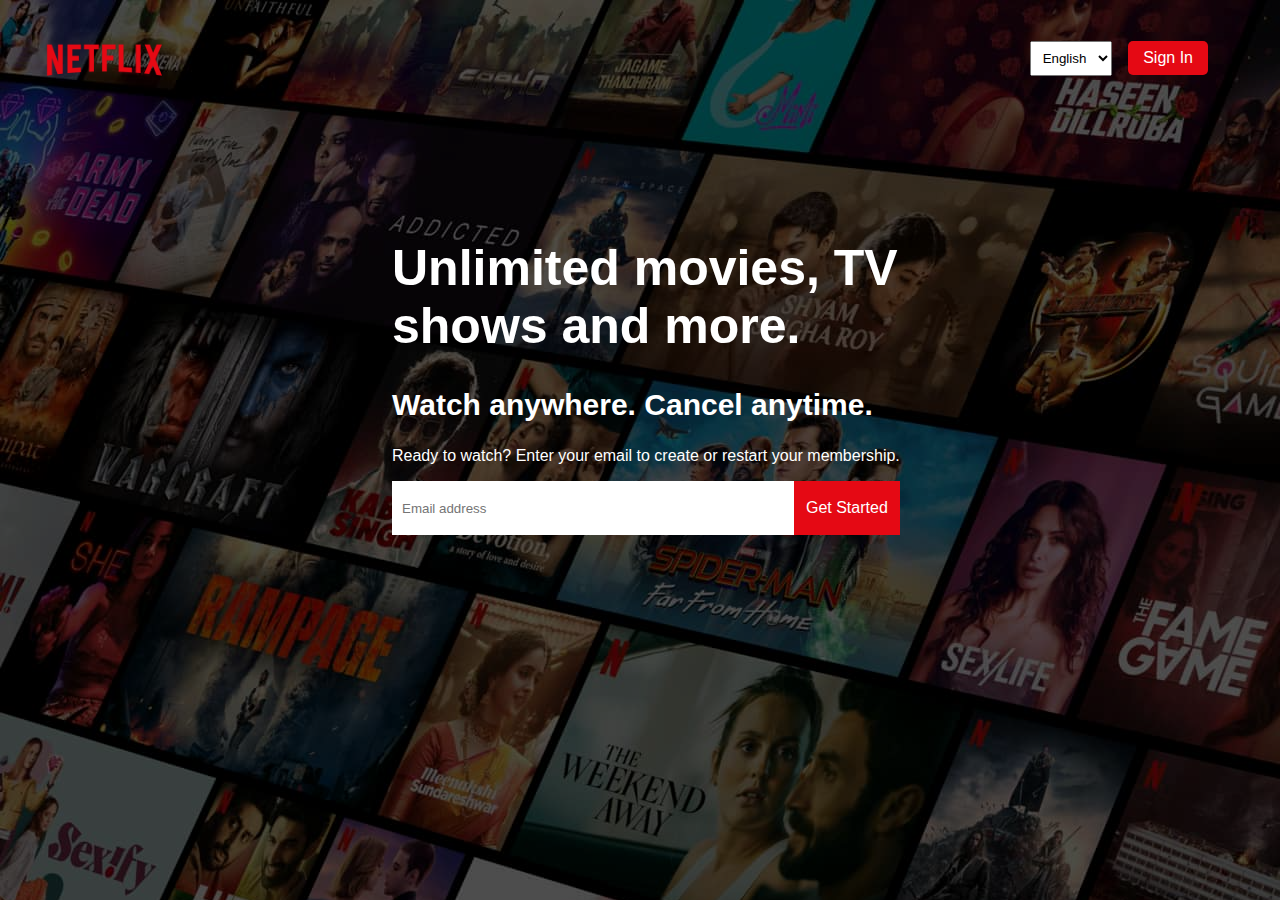
<file: index.html>
<!DOCTYPE html>
<html lang="en">
<head>
    <meta charset="UTF-8">
    <meta http-equiv="X-UA-Compatible" content="IE=edge">
    <meta name="viewport" content="width=device-width, initial-scale=1.0">
    <title>Netflix India - Watch TV Shows</title>
    <link rel="stylesheet" href="style.css">
</head>
<body>
   <div class="nav">
       <img class="logo" src="logo.png" alt="">
       <label for="Language"></label>
       <select name="Language" id="">
           <option value="English">English</option>
           <option value="English">Hindi</option>
       </select>
       <a class="btn" href="#">Sign In</a>
   </div> 
   <div class="content">
       <h1>Unlimited movies, TV <br> shows and more.</h1>
       <h2>Watch anywhere. Cancel anytime.</h2>
       <p>Ready to watch? Enter your email to create or restart your membership.</p>
       <div class="mail">
           <input type="text" placeholder="Email address">
           <a href="#">Get Started</a>
       </div>
   </div>
</body>
</html>
</file>
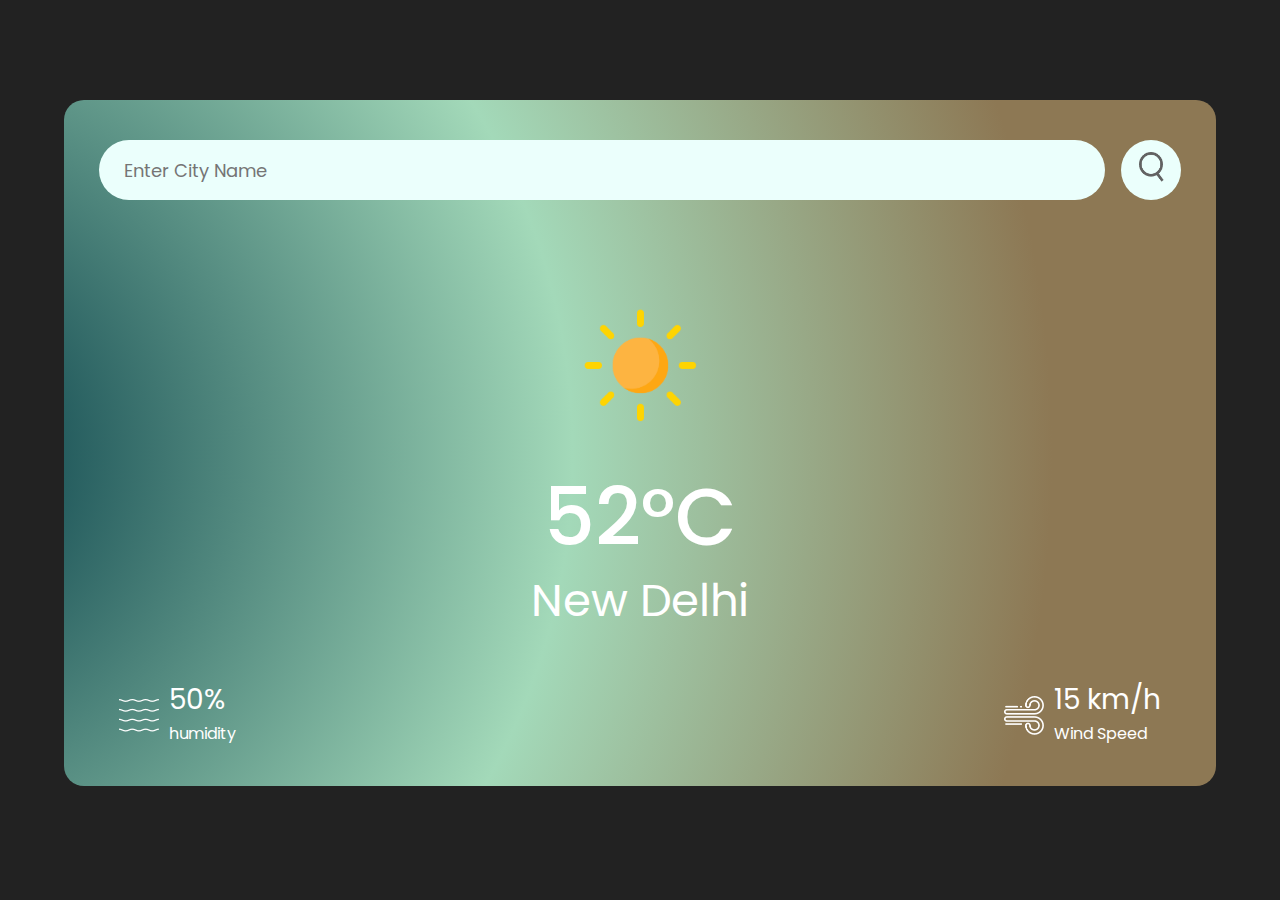
<file: Weather app/index.html>
<!DOCTYPE html>
<html lang="en">

<head>
    <meta charset="UTF-8">
    <meta name="viewport" content="width=device-width, initial-scale=1.0">
    <title>Weather App</title>
    <link rel="stylesheet" href="style.css">
</head>

<body>
    <div class="card">
        <div class="search">
            <input type="text" placeholder="Enter City Name" spellcheck="false">
            <button><img src="./images/search.png" alt="Search Icon"></button>
        </div>
        <div class="weather">
            <br>
            <br>
            <img src="./images/clear.png" alt="weather-icon" class="weather-icon">
            <h1 class="temp">52°C</h1>
            <h2 class="city">New Delhi</h2>
            <div class="details">
                <div class="col">
                    <img src="./images/humidity.png" alt="humidity">
                    <div>
                        <p class="humidity">50%</p>
                        <p>humidity</p>
                    </div>
                </div>

                <div class="col">
                    <img src="./images/wind.png" alt="humidity">
                    <div>
                        <p class="wind">15 km/h</p>
                        <p>Wind Speed</p>
                    </div>
                </div>
            </div>
        </div>
    </div>

    <script src="./script.js"></script>
</body>

</html>
</file>
<file: style.css>
body{
    font-family: 'Franklin Gothic Medium', 'Arial Narrow', Arial, sans-serif;
    background: rgba(0, 0, 0, 0.6) url('image.jpg');
    background-blend-mode: darken;
}

.logo{
    width: 12%;
}

.btn{
    padding: 8px 15px;
    color: #fff;
    background-color: #e50914;
    border-radius: 5px;
    display: inline-block;
    text-decoration: none;
    cursor: pointer;
}

.nav{
    padding-top: 5px;
    padding-left: 2vw;
    padding-right: 5vw;
    height: 10vh;
    display: flex;
    justify-content: space-between;
    align-items: center;
}

select{
    margin-left: 70%;
    padding: 8px;
}

.content{
    color: #fff;
    position: absolute;
    margin-top: 8%;
    margin-left: 30%;
}

.content h1{
    font-size: 50px;
}

.content h2{
    font-size: 30px;
}

.mail{
    width: 100%;
    height: fit-content;
    align-items: center;
    background-color: #fff;
    display: flex;
    justify-content: space-between;
}

.mail input{
    outline: none;
    border: none;
    padding: 12px 10px;
    size: 1em;
}

.mail a{
    height: fit-content;
    background-color: #e50914;
    color: #fff;
    padding: 18px 12px;
    text-decoration: none;
}
</file>
<file: Weather app/style.css>
@import url('https://fonts.googleapis.com/css2?family=Poppins:ital,wght@0,100;0,200;0,300;0,400;0,500;0,600;0,700;0,800;0,900;1,100;1,200;1,300;1,400;1,500;1,600;1,700;1,800;1,900&display=swap');

* {
    padding: 0;
    margin: 0;
    font-family: 'poppins', sans-serif;
    box-sizing: border-box;
}

body {
    background-color: #222;


}

.card {
    width: 90%;
    max-width: 1200px;
    background-color: #74EBD5;
    background: radial-gradient(circle 1292px at -13.6% 51.7%, rgba(0, 56, 68, 1) 0%, rgba(163, 217, 185, 1) 51.5%, rgb(141, 120, 84) 88.6%);
    color: rgb(255, 255, 255);
    margin: 100px auto 0;
    border-radius: 20px;
    padding: 40px 35px;
    text-align: center;

}

.search {

    width: 100%;
    display: flex;
    align-items: center;
    justify-content: space-between;

}

.search input {

    border: 0;
    outline: 0;
    background: #ebfffc;
    color: #555;
    padding: 10px 25px;
    height: 60px;
    border-radius: 30px;
    flex: 1;
    margin-right: 16px;
    font-size: 18px;
}

.search button {
    border: 0;
    outline: 0;
    background: #ebfffc;
    border-radius: 50%;
    width: 60px;
    height: 60px;
    cursor: pointer;

}

.search button img {
    width: 25px;

}

.weather-icon {
    width: 170px;
    margin-top: 30px;

}

.weather h1 {
    font-size: 80px;
    font-weight: 500;

}

.weather h2 {
    font-size: 45px;
    font-weight: 400;
    margin-top: -10px;

}

.details {
    display: flex;
    align-items: center;
    justify-content: space-between;
    padding: 0 20px;
    margin-top: 50px;
}

.col {
    display: flex;
    align-items: center;
    text-align: left;

}

.col img {
    width: 40px;
    margin-right: 10px;

}

.humidity,
.wind {
    font-size: 28px;
    margin-top: -6px;


}

.error{
    text-align: left;
    margin-left: 10px;
    font-size: 14px;
    margin-top: 10px;
    display: none;   
}
</file>
